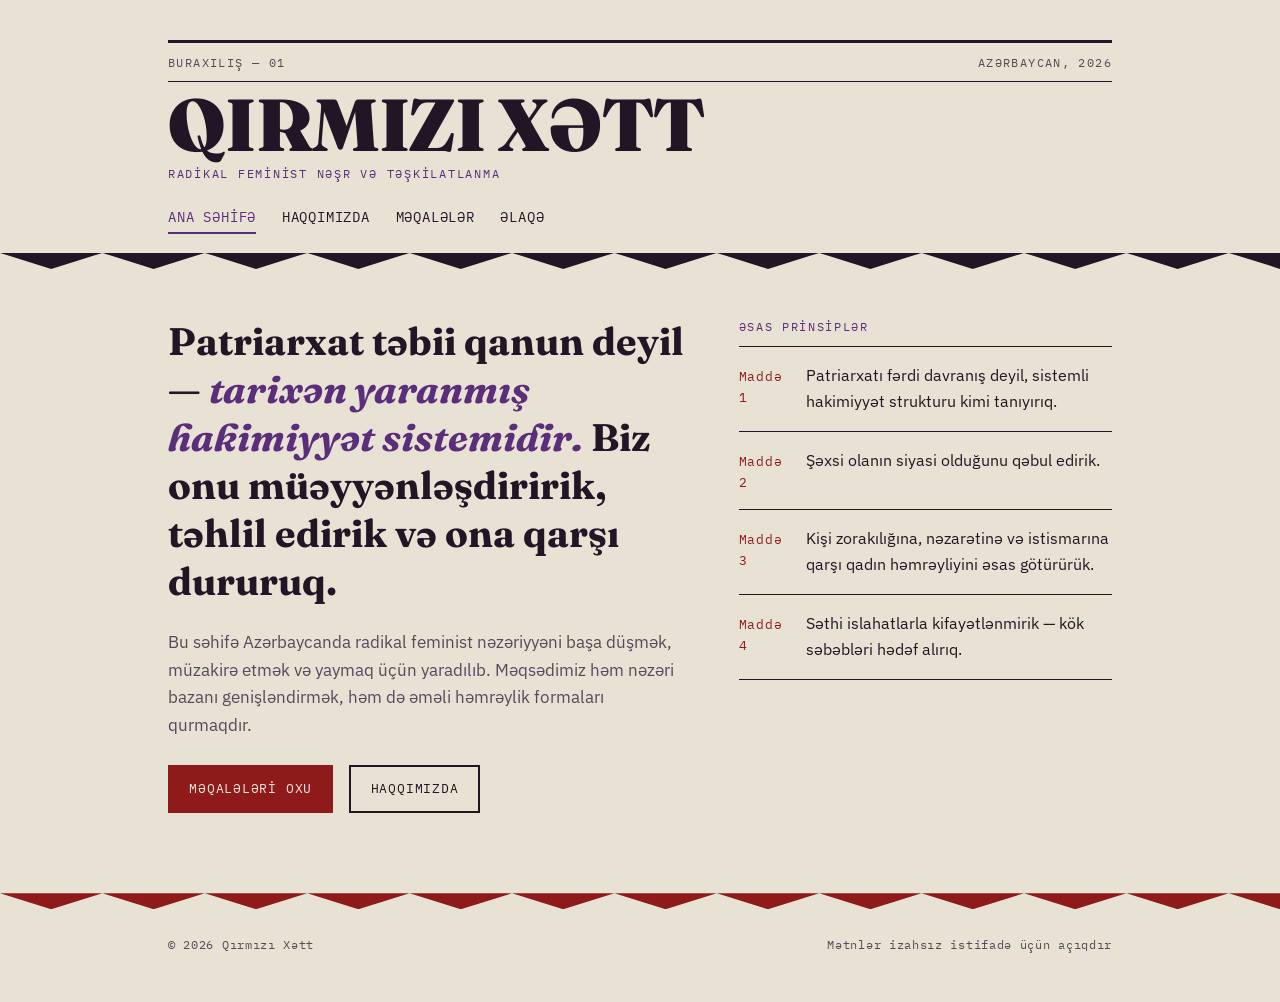
<file: index.html>
<!DOCTYPE html>
<html lang="az">
<head>
<meta charset="UTF-8">
<meta name="viewport" content="width=device-width, initial-scale=1.0">
<title>Qırmızı Xətt — Ana Səhifə</title>
<meta name="description" content="Azərbaycan dilində radikal feminist nəzəriyyə, təhlil və resurslar.">
<link rel="stylesheet" href="styles.css">
</head>
<body>

<header class="masthead">
  <div class="masthead__top">
    <span>Buraxılış — 01</span>
    <span>Azərbaycan, 2026</span>
  </div>
  <a href="index.html" class="masthead__title">QIRMIZI XƏTT</a>
  <p class="masthead__tagline">Radikal Feminist Nəşr və Təşkilatlanma</p>
  <nav class="primary" aria-label="Əsas naviqasiya">
    <a href="index.html" aria-current="page">Ana Səhifə</a>
    <a href="about.html">Haqqımızda</a>
    <a href="articles.html">Məqalələr</a>
    <a href="contact.html">Əlaqə</a>
  </nav>
</header>

<div class="torn" role="presentation"></div>

<main>

  <section class="hero">
    <div>
      <p class="hero__statement">
        Patriarxat təbii qanun deyil — <em>tarixən yaranmış hakimiyyət sistemidir.</em>
        Biz onu müəyyənləşdiririk, təhlil edirik və ona qarşı dururuq.
      </p>
      <p class="hero__lede">
        Bu səhifə Azərbaycanda radikal feminist nəzəriyyəni başa düşmək, müzakirə etmək
        və yaymaq üçün yaradılıb. Məqsədimiz həm nəzəri bazanı genişləndirmək, həm də
        əməli həmrəylik formaları qurmaqdır.
      </p>
      <div class="cta-row">
        <a class="btn btn--filled" href="articles.html">Məqalələri oxu</a>
        <a class="btn" href="about.html">Haqqımızda</a>
      </div>
    </div>

    <div>
      <p class="eyebrow">Əsas prinsiplər</p>
      <ol class="principles">
        <li>
          <span class="num">Maddə 1</span>
          <p>Patriarxatı fərdi davranış deyil, sistemli hakimiyyət strukturu kimi tanıyırıq.</p>
        </li>
        <li>
          <span class="num">Maddə 2</span>
          <p>Şəxsi olanın siyasi olduğunu qəbul edirik.</p>
        </li>
        <li>
          <span class="num">Maddə 3</span>
          <p>Kişi zorakılığına, nəzarətinə və istismarına qarşı qadın həmrəyliyini əsas götürürük.</p>
        </li>
        <li>
          <span class="num">Maddə 4</span>
          <p>Səthi islahatlarla kifayətlənmirik — kök səbəbləri hədəf alırıq.</p>
        </li>
      </ol>
    </div>
  </section>

</main>

<div class="torn torn--garnet" role="presentation"></div>

<footer>
  <span>© 2026 Qırmızı Xətt</span>
  <span>Mətnlər izahsız istifadə üçün açıqdır</span>
</footer>

</body>
</html>
</file>
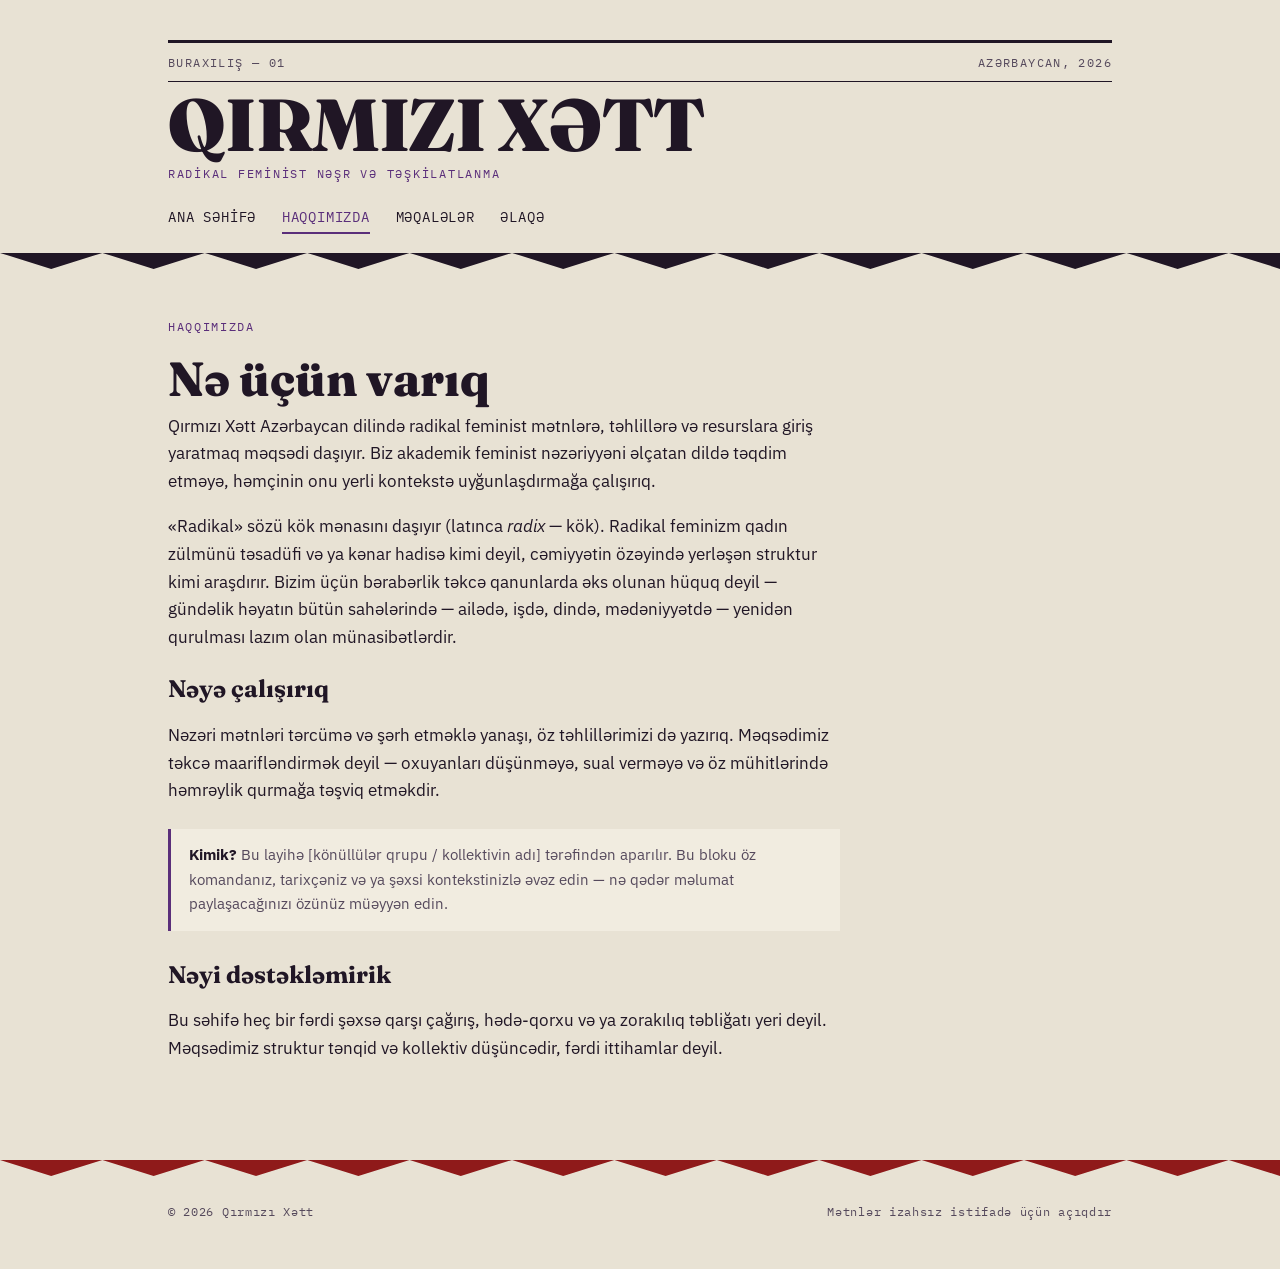
<file: about.html>
<!DOCTYPE html>
<html lang="az">
<head>
<meta charset="UTF-8">
<meta name="viewport" content="width=device-width, initial-scale=1.0">
<title>Qırmızı Xətt — Haqqımızda</title>
<meta name="description" content="Layihənin məqsədi və radikal feminizm anlayışı haqqında.">
<link rel="stylesheet" href="styles.css">
</head>
<body>

<header class="masthead">
  <div class="masthead__top">
    <span>Buraxılış — 01</span>
    <span>Azərbaycan, 2026</span>
  </div>
  <a href="index.html" class="masthead__title">QIRMIZI XƏTT</a>
  <p class="masthead__tagline">Radikal Feminist Nəşr və Təşkilatlanma</p>
  <nav class="primary" aria-label="Əsas naviqasiya">
    <a href="index.html">Ana Səhifə</a>
    <a href="about.html" aria-current="page">Haqqımızda</a>
    <a href="articles.html">Məqalələr</a>
    <a href="contact.html">Əlaqə</a>
  </nav>
</header>

<div class="torn" role="presentation"></div>

<main>
  <section class="prose">
    <p class="eyebrow">Haqqımızda</p>
    <h1 class="page-title">Nə üçün varıq</h1>

    <p>
      Qırmızı Xətt Azərbaycan dilində radikal feminist mətnlərə, təhlillərə və resurslara
      giriş yaratmaq məqsədi daşıyır. Biz akademik feminist nəzəriyyəni əlçatan dildə
      təqdim etməyə, həmçinin onu yerli kontekstə uyğunlaşdırmağa çalışırıq.
    </p>

    <p>
      «Radikal» sözü kök mənasını daşıyır (latınca <em>radix</em> — kök). Radikal feminizm
      qadın zülmünü təsadüfi və ya kənar hadisə kimi deyil, cəmiyyətin özəyində yerləşən
      struktur kimi araşdırır. Bizim üçün bərabərlik təkcə qanunlarda əks olunan hüquq
      deyil — gündəlik həyatın bütün sahələrində — ailədə, işdə, dində, mədəniyyətdə —
      yenidən qurulması lazım olan münasibətlərdir.
    </p>

    <h2>Nəyə çalışırıq</h2>
    <p>
      Nəzəri mətnləri tərcümə və şərh etməklə yanaşı, öz təhlillərimizi də yazırıq.
      Məqsədimiz təkcə maarifləndirmək deyil — oxuyanları düşünməyə, sual verməyə və
      öz mühitlərində həmrəylik qurmağa təşviq etməkdir.
    </p>

    <div class="note">
      <strong>Kimik?</strong> Bu layihə [könüllülər qrupu / kollektivin adı] tərəfindən
      aparılır. Bu bloku öz komandanız, tarixçəniz və ya şəxsi kontekstinizlə əvəz edin —
      nə qədər məlumat paylaşacağınızı özünüz müəyyən edin.
    </div>

    <h2>Nəyi dəstəkləmirik</h2>
    <p>
      Bu səhifə heç bir fərdi şəxsə qarşı çağırış, hədə-qorxu və ya zorakılıq təbliğatı
      yeri deyil. Məqsədimiz struktur tənqid və kollektiv düşüncədir, fərdi ittihamlar
      deyil.
    </p>
  </section>
</main>

<div class="torn torn--garnet" role="presentation"></div>

<footer>
  <span>© 2026 Qırmızı Xətt</span>
  <span>Mətnlər izahsız istifadə üçün açıqdır</span>
</footer>

</body>
</html>
</file>
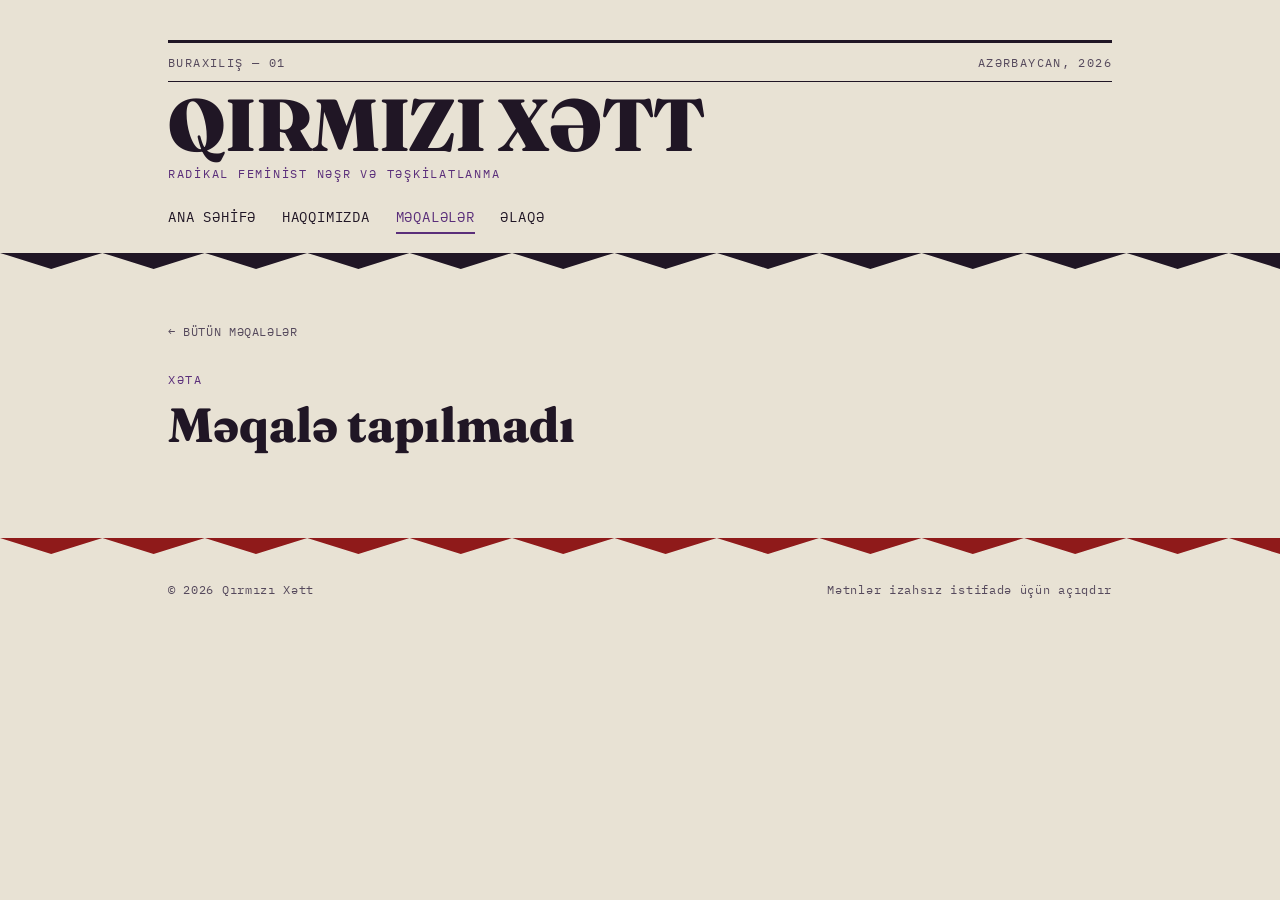
<file: article.html>
<!DOCTYPE html>
<html lang="az">
<head>
<meta charset="UTF-8">
<meta name="viewport" content="width=device-width, initial-scale=1.0">
<title>Qırmızı Xətt — Məqalə</title>
<link rel="stylesheet" href="styles.css">
</head>
<body>

<header class="masthead">
  <div class="masthead__top">
    <span>Buraxılış — 01</span>
    <span>Azərbaycan, 2026</span>
  </div>
  <a href="index.html" class="masthead__title">QIRMIZI XƏTT</a>
  <p class="masthead__tagline">Radikal Feminist Nəşr və Təşkilatlanma</p>
  <nav class="primary" aria-label="Əsas naviqasiya">
    <a href="index.html">Ana Səhifə</a>
    <a href="about.html">Haqqımızda</a>
    <a href="articles.html" aria-current="page">Məqalələr</a>
    <a href="contact.html">Əlaqə</a>
  </nav>
</header>

<div class="torn" role="presentation"></div>

<main>
  <a class="back-link" href="articles.html">← Bütün məqalələr</a>

  <div id="not-found" style="display:none">
    <p class="eyebrow">Xəta</p>
    <h1 class="page-title">Məqalə tapılmadı</h1>
  </div>

  <article class="prose" id="article-wrap" style="display:none">
    <p class="eyebrow" id="article-eyebrow">Məqalə</p>
    <h1 class="page-title" id="article-title"></h1>
    <div id="article-body"></div>
  </article>

  <section class="comments" id="comments-section" style="display:none">
    <p class="eyebrow">Şərhlər</p>
    <p class="comments-note">
      Şərh yazarkən istənilən ad seçə bilərsiniz — qeydiyyat və ya giriş tələb olunmur.
    </p>
    <div id="cusdis_thread" data-host="https://cusdis.com" data-app-id="SIZIN-APP-ID-BURAYA"></div>
  </section>
</main>

<div class="torn torn--garnet" role="presentation"></div>

<footer>
  <span>© 2026 Qırmızı Xətt</span>
  <span>Mətnlər izahsız istifadə üçün açıqdır</span>
</footer>

<script src="site.js"></script>
<script src="data/articles.js"></script>
<script>
function loadArticle() {
  const slug = new URLSearchParams(location.search).get('slug');
  const data = slug ? ARTICLES.find(a => a.slug === slug) : null;

  if (!data) {
    document.getElementById('not-found').style.display = 'block';
    return;
  }

  document.title = `${data.title} — Qırmızı Xətt`;
  document.getElementById('article-title').textContent = data.title;
  document.getElementById('article-body').innerHTML = renderContent(data.content);
  document.getElementById('article-wrap').style.display = 'block';

  const thread = document.getElementById('cusdis_thread');
  thread.setAttribute('data-page-id', 'article-' + slug);
  thread.setAttribute('data-page-url', location.href);
  thread.setAttribute('data-page-title', data.title);
  document.getElementById('comments-section').style.display = 'block';

  const script = document.createElement('script');
  script.src = 'https://cusdis.com/js/cusdis.es.js';
  script.async = true;
  script.defer = true;
  document.body.appendChild(script);
}

loadArticle();
</script>

</body>
</html>
</file>
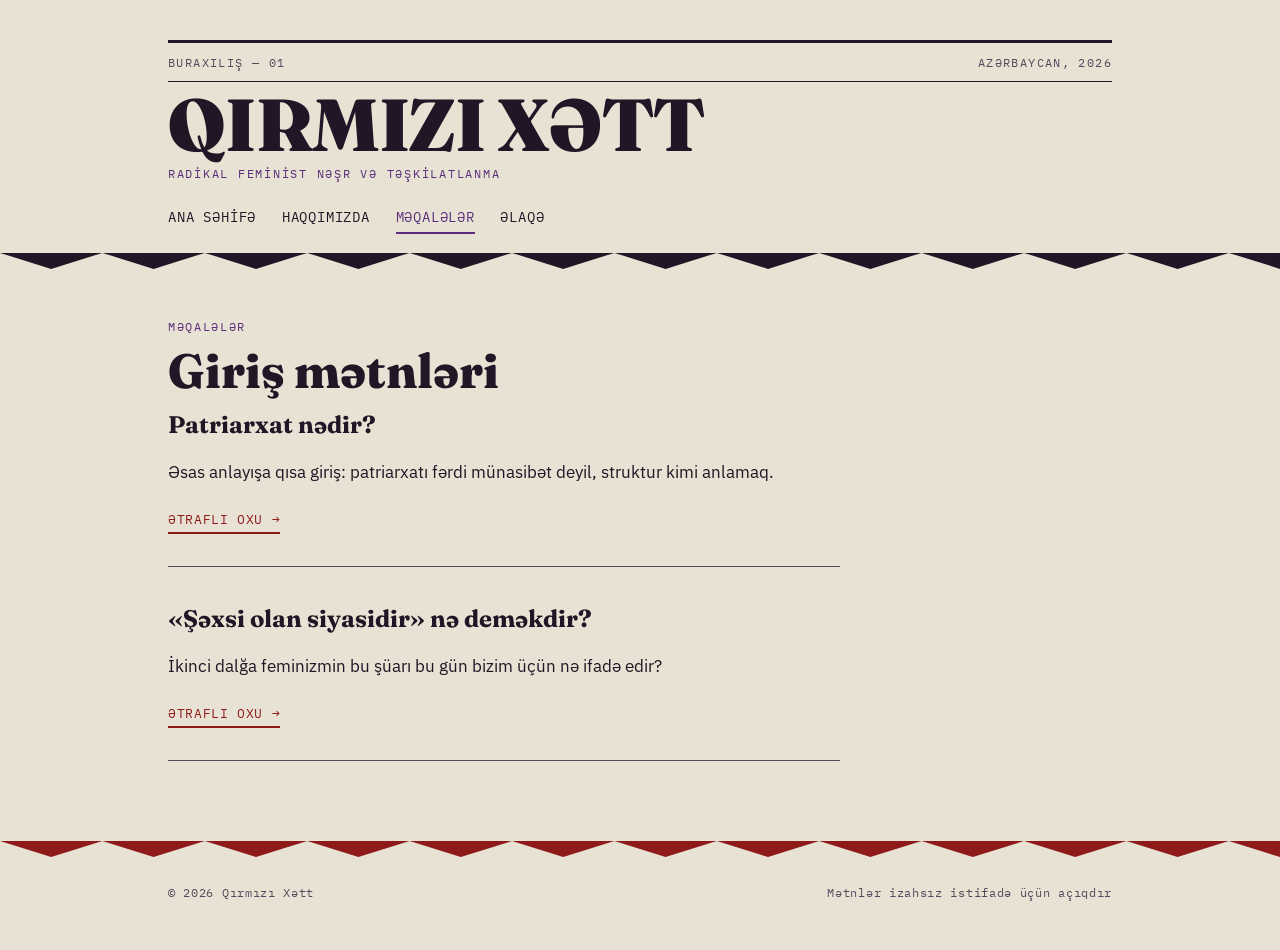
<file: articles.html>
<!DOCTYPE html>
<html lang="az">
<head>
<meta charset="UTF-8">
<meta name="viewport" content="width=device-width, initial-scale=1.0">
<title>Qırmızı Xətt — Məqalələr</title>
<meta name="description" content="Radikal feminist nəzəriyyəyə giriş məqalələri.">
<link rel="stylesheet" href="styles.css">
</head>
<body>

<header class="masthead">
  <div class="masthead__top">
    <span>Buraxılış — 01</span>
    <span>Azərbaycan, 2026</span>
  </div>
  <a href="index.html" class="masthead__title">QIRMIZI XƏTT</a>
  <p class="masthead__tagline">Radikal Feminist Nəşr və Təşkilatlanma</p>
  <nav class="primary" aria-label="Əsas naviqasiya">
    <a href="index.html">Ana Səhifə</a>
    <a href="about.html">Haqqımızda</a>
    <a href="articles.html" aria-current="page">Məqalələr</a>
    <a href="contact.html">Əlaqə</a>
  </nav>
</header>

<div class="torn" role="presentation"></div>

<main>
  <p class="eyebrow">Məqalələr</p>
  <h1 class="page-title">Giriş mətnləri</h1>

  <div id="articles-list"><p class="empty-state">Hələ dərc edilmiş məqalə yoxdur.</p></div>
</main>

<div class="torn torn--garnet" role="presentation"></div>

<footer>
  <span>© 2026 Qırmızı Xətt</span>
  <span>Mətnlər izahsız istifadə üçün açıqdır</span>
</footer>

<script src="site.js"></script>
<script src="data/articles.js"></script>
<script>
function renderArticles() {
  const container = document.getElementById('articles-list');
  if (!ARTICLES.length) return;

  const sorted = [...ARTICLES].sort((a, b) => b.publishedAt.localeCompare(a.publishedAt));

  container.innerHTML = sorted.map(a => `
    <article class="article-entry prose">
      <h2><a href="article.html?slug=${encodeURIComponent(a.slug)}">${escapeHtml(a.title)}</a></h2>
      <p>${escapeHtml(a.excerpt || '')}</p>
      <a class="read-more" href="article.html?slug=${encodeURIComponent(a.slug)}">Ətraflı oxu →</a>
    </article>
  `).join('');
}

renderArticles();
</script>

</body>
</html>
</file>
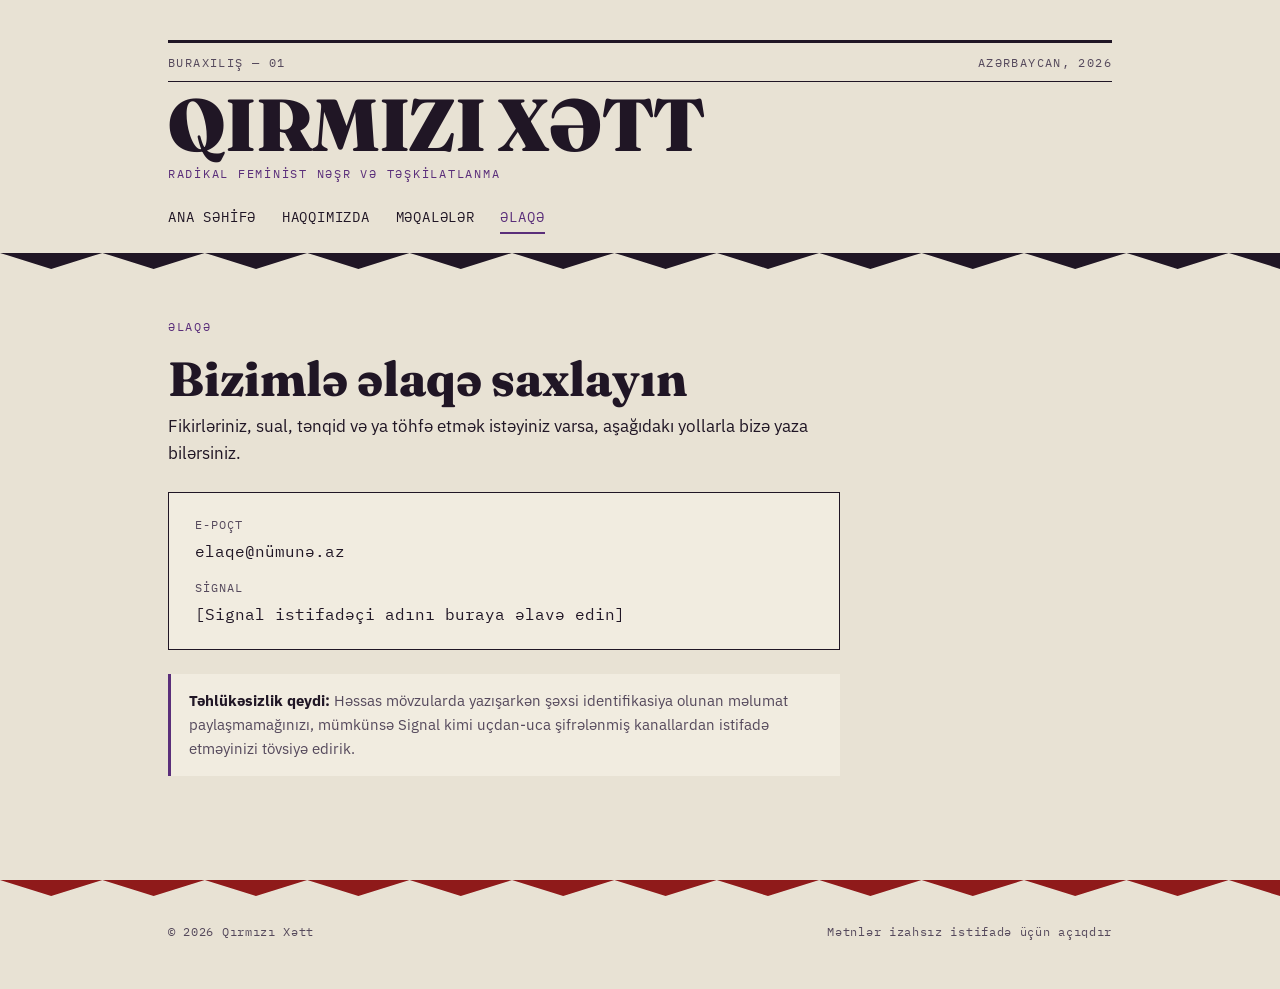
<file: contact.html>
<!DOCTYPE html>
<html lang="az">
<head>
<meta charset="UTF-8">
<meta name="viewport" content="width=device-width, initial-scale=1.0">
<title>Qırmızı Xətt — Əlaqə</title>
<meta name="description" content="Layihə ilə əlaqə saxlamaq üçün.">
<link rel="stylesheet" href="styles.css">
</head>
<body>

<header class="masthead">
  <div class="masthead__top">
    <span>Buraxılış — 01</span>
    <span>Azərbaycan, 2026</span>
  </div>
  <a href="index.html" class="masthead__title">QIRMIZI XƏTT</a>
  <p class="masthead__tagline">Radikal Feminist Nəşr və Təşkilatlanma</p>
  <nav class="primary" aria-label="Əsas naviqasiya">
    <a href="index.html">Ana Səhifə</a>
    <a href="about.html">Haqqımızda</a>
    <a href="articles.html">Məqalələr</a>
    <a href="contact.html" aria-current="page">Əlaqə</a>
  </nav>
</header>

<div class="torn" role="presentation"></div>

<main>
  <section class="prose">
    <p class="eyebrow">Əlaqə</p>
    <h1 class="page-title">Bizimlə əlaqə saxlayın</h1>

    <p>
      Fikirləriniz, sual, tənqid və ya töhfə etmək istəyiniz varsa, aşağıdakı yollarla
      bizə yaza bilərsiniz.
    </p>

    <dl class="contact-block">
      <dt>E-poçt</dt>
      <dd>elaqe@nümunə.az</dd>
      <dt>Signal</dt>
      <dd>[Signal istifadəçi adını buraya əlavə edin]</dd>
    </dl>

    <div class="note">
      <strong>Təhlükəsizlik qeydi:</strong> Həssas mövzularda yazışarkən şəxsi
      identifikasiya olunan məlumat paylaşmamağınızı, mümkünsə Signal kimi uçdan-uca
      şifrələnmiş kanallardan istifadə etməyinizi tövsiyə edirik.
    </div>
  </section>
</main>

<div class="torn torn--garnet" role="presentation"></div>

<footer>
  <span>© 2026 Qırmızı Xətt</span>
  <span>Mətnlər izahsız istifadə üçün açıqdır</span>
</footer>

</body>
</html>
</file>
<file: styles.css>
@import url('https://fonts.googleapis.com/css2?family=Fraunces:ital,opsz,wght@0,9..144,300;0,9..144,600;0,9..144,700;0,9..144,900;1,9..144,500&family=IBM+Plex+Sans:wght@400;500;600&family=IBM+Plex+Mono:wght@400;500&display=swap');

:root {
  --ink: #201625;
  --ink-soft: #55495C;
  --paper: #E8E2D4;
  --paper-raised: #F1ECE0;
  --garnet: #8F1A1A;
  --garnet-dark: #641010;
  --violet: #5A2E7A;
  --violet-dark: #3E1F56;
  --font-display: 'Fraunces', Georgia, serif;
  --font-body: 'IBM Plex Sans', -apple-system, sans-serif;
  --font-mono: 'IBM Plex Mono', 'Courier New', monospace;
  --measure: 42rem;
}

* { box-sizing: border-box; }

html { scroll-behavior: smooth; }

@media (prefers-reduced-motion: reduce) {
  html { scroll-behavior: auto; }
  * { animation: none !important; transition: none !important; }
}

body {
  margin: 0;
  background: var(--paper);
  color: var(--ink);
  font-family: var(--font-body);
  font-size: 1.05rem;
  line-height: 1.65;
  -webkit-font-smoothing: antialiased;
}

a { color: var(--garnet); text-decoration-thickness: 1.5px; text-underline-offset: 3px; }
a:hover { color: var(--garnet-dark); }
a:focus-visible, button:focus-visible {
  outline: 3px solid var(--violet);
  outline-offset: 2px;
}

img { max-width: 100%; }

/* ---------- Masthead ---------- */

.masthead {
  padding: 2.5rem 1.5rem 0;
  max-width: 62rem;
  margin: 0 auto;
}

.masthead__top {
  display: flex;
  justify-content: space-between;
  align-items: baseline;
  flex-wrap: wrap;
  gap: 0.5rem 1.5rem;
  border-top: 3px solid var(--ink);
  border-bottom: 1px solid var(--ink);
  padding: 0.6rem 0;
  font-family: var(--font-mono);
  font-size: 0.72rem;
  letter-spacing: 0.12em;
  text-transform: uppercase;
  color: var(--ink-soft);
}

.masthead__title {
  display: block;
  font-family: var(--font-display);
  font-weight: 900;
  font-size: clamp(2.6rem, 8vw, 4.6rem);
  letter-spacing: -0.01em;
  line-height: 0.95;
  margin: 0.5rem 0 0.2rem;
  color: var(--ink);
  text-decoration: none;
}
.masthead__title:hover { color: var(--garnet); }

.masthead__tagline {
  font-family: var(--font-mono);
  font-size: 0.78rem;
  letter-spacing: 0.14em;
  text-transform: uppercase;
  color: var(--violet);
  margin: 0 0 1.4rem;
}

nav.primary {
  display: flex;
  flex-wrap: wrap;
  gap: 1.6rem;
  font-family: var(--font-mono);
  font-size: 0.85rem;
  letter-spacing: 0.06em;
  text-transform: uppercase;
  padding-bottom: 1.2rem;
}

nav.primary a {
  color: var(--ink);
  text-decoration: none;
  padding-bottom: 3px;
  border-bottom: 2px solid transparent;
}
nav.primary a:hover,
nav.primary a[aria-current="page"] {
  color: var(--violet);
  border-bottom-color: var(--violet);
}

/* ---------- Torn paper divider (signature element) ---------- */

.torn {
  height: 16px;
  background: var(--ink);
  clip-path: polygon(
    0% 0%, 4% 100%, 8% 0%, 12% 100%, 16% 0%, 20% 100%, 24% 0%, 28% 100%,
    32% 0%, 36% 100%, 40% 0%, 44% 100%, 48% 0%, 52% 100%, 56% 0%, 60% 100%,
    64% 0%, 68% 100%, 72% 0%, 76% 100%, 80% 0%, 84% 100%, 88% 0%, 92% 100%,
    96% 0%, 100% 100%, 100% 0%
  );
}
.torn--garnet { background: var(--garnet); }
.torn--violet { background: var(--violet); height: 10px; }

/* ---------- Layout shells ---------- */

main {
  max-width: 62rem;
  margin: 0 auto;
  padding: 3rem 1.5rem 5rem;
}

.prose { max-width: var(--measure); }

section + section { margin-top: 3.5rem; }

/* ---------- Hero (home) ---------- */

.hero {
  display: grid;
  grid-template-columns: 1.4fr 1fr;
  gap: 3rem;
  align-items: start;
}

.hero__statement {
  font-family: var(--font-display);
  font-weight: 700;
  font-size: clamp(1.6rem, 3.4vw, 2.4rem);
  line-height: 1.25;
  margin: 0 0 1.5rem;
}

.hero__statement em {
  font-style: italic;
  color: var(--violet);
}

.hero__lede {
  color: var(--ink-soft);
  font-size: 1.05rem;
  max-width: 34rem;
}

.cta-row {
  display: flex;
  gap: 1rem;
  flex-wrap: wrap;
  margin-top: 1.6rem;
}

.btn {
  display: inline-block;
  font-family: var(--font-mono);
  font-size: 0.82rem;
  letter-spacing: 0.06em;
  text-transform: uppercase;
  text-decoration: none;
  padding: 0.7rem 1.2rem;
  border: 2px solid var(--ink);
  color: var(--ink);
  transition: background 0.15s ease, color 0.15s ease;
}
.btn:hover { background: var(--ink); color: var(--paper); }
.btn--filled { background: var(--garnet); border-color: var(--garnet); color: var(--paper-raised); }
.btn--filled:hover { background: var(--garnet-dark); border-color: var(--garnet-dark); color: var(--paper-raised); }

/* ---------- Principles list ("maddə") ---------- */

.principles {
  list-style: none;
  margin: 0;
  padding: 0;
  border-top: 1px solid var(--ink);
}

.principles li {
  display: grid;
  grid-template-columns: 3.2rem 1fr;
  gap: 1rem;
  padding: 1rem 0;
  border-bottom: 1px solid var(--ink);
  align-items: baseline;
}

.principles .num {
  font-family: var(--font-mono);
  font-size: 0.8rem;
  color: var(--garnet);
  letter-spacing: 0.06em;
}

.principles p { margin: 0; font-size: 0.98rem; }

/* ---------- Headings & body text ---------- */

h1.page-title {
  font-family: var(--font-display);
  font-weight: 800;
  font-size: clamp(2rem, 5vw, 3rem);
  line-height: 1.05;
  margin: 0 0 0.5rem;
}

.eyebrow {
  font-family: var(--font-mono);
  font-size: 0.75rem;
  letter-spacing: 0.14em;
  text-transform: uppercase;
  color: var(--violet);
  margin: 0 0 0.6rem;
}

h2 {
  font-family: var(--font-display);
  font-weight: 700;
  font-size: 1.5rem;
  margin: 0 0 0.8rem;
}

.prose p { margin: 0 0 1.1rem; }

.note {
  background: var(--paper-raised);
  border-left: 3px solid var(--violet);
  padding: 0.9rem 1.1rem;
  font-size: 0.92rem;
  color: var(--ink-soft);
  margin: 1.5rem 0;
}
.note strong { color: var(--ink); }

/* ---------- Article entries ---------- */

.article-entry {
  padding: 2rem 0;
  border-bottom: 1px solid var(--ink-soft);
}
.article-entry:first-of-type { padding-top: 0; }

.article-entry .eyebrow { margin-bottom: 0.4rem; }

.article-entry h2 { margin-bottom: 0.9rem; }

.article-entry h2 a { color: var(--ink); text-decoration: none; }
.article-entry h2 a:hover { color: var(--violet); }

.read-more {
  display: inline-block;
  margin-top: 0.3rem;
  font-family: var(--font-mono);
  font-size: 0.8rem;
  letter-spacing: 0.05em;
  text-transform: uppercase;
  text-decoration: none;
  color: var(--garnet);
  border-bottom: 2px solid var(--garnet);
  padding-bottom: 2px;
}
.read-more:hover { color: var(--garnet-dark); border-bottom-color: var(--garnet-dark); }

.back-link {
  display: inline-block;
  margin-bottom: 1.8rem;
  font-family: var(--font-mono);
  font-size: 0.78rem;
  letter-spacing: 0.05em;
  text-transform: uppercase;
  text-decoration: none;
  color: var(--ink-soft);
}
.back-link:hover { color: var(--violet); }

/* ---------- Comments ---------- */

.comments {
  margin-top: 3.5rem;
  padding-top: 2rem;
  border-top: 1px solid var(--ink);
}

.comments-note {
  font-size: 0.92rem;
  color: var(--ink-soft);
  max-width: var(--measure);
  margin: 0 0 1.4rem;
}

#cusdis_thread { max-width: var(--measure); }

/* ---------- Contact ---------- */

.contact-block {
  font-family: var(--font-mono);
  font-size: 0.95rem;
  background: var(--paper-raised);
  border: 1px solid var(--ink);
  padding: 1.4rem 1.6rem;
  margin: 1.5rem 0;
}
.contact-block dt { color: var(--ink-soft); text-transform: uppercase; font-size: 0.72rem; letter-spacing: 0.1em; margin-top: 0.9rem; }
.contact-block dt:first-child { margin-top: 0; }
.contact-block dd { margin: 0.2rem 0 0; font-size: 1rem; }

/* ---------- Footer ---------- */

footer {
  max-width: 62rem;
  margin: 0 auto;
  padding: 1.6rem 1.5rem 3rem;
  font-family: var(--font-mono);
  font-size: 0.72rem;
  letter-spacing: 0.06em;
  color: var(--ink-soft);
  display: flex;
  justify-content: space-between;
  flex-wrap: wrap;
  gap: 0.5rem;
}

/* ---------- Responsive ---------- */

@media (max-width: 720px) {
  .hero { grid-template-columns: 1fr; gap: 2rem; }
  .principles li { grid-template-columns: 2.4rem 1fr; }
  nav.primary { gap: 1rem 1.3rem; }
}

/* ---------- Empty state ---------- */

.empty-state {
  font-size: 0.92rem;
  color: var(--ink-soft);
  font-style: italic;
}

/* ---------- Article images ---------- */

.article-image {
  margin: 2rem 0;
}
.article-image img {
  width: 100%;
  height: auto;
  display: block;
  border: 1px solid var(--ink);
}
.article-image figcaption {
  font-family: var(--font-mono);
  font-size: 0.78rem;
  color: var(--ink-soft);
  margin-top: 0.5rem;
  letter-spacing: 0.02em;
}
</file>
